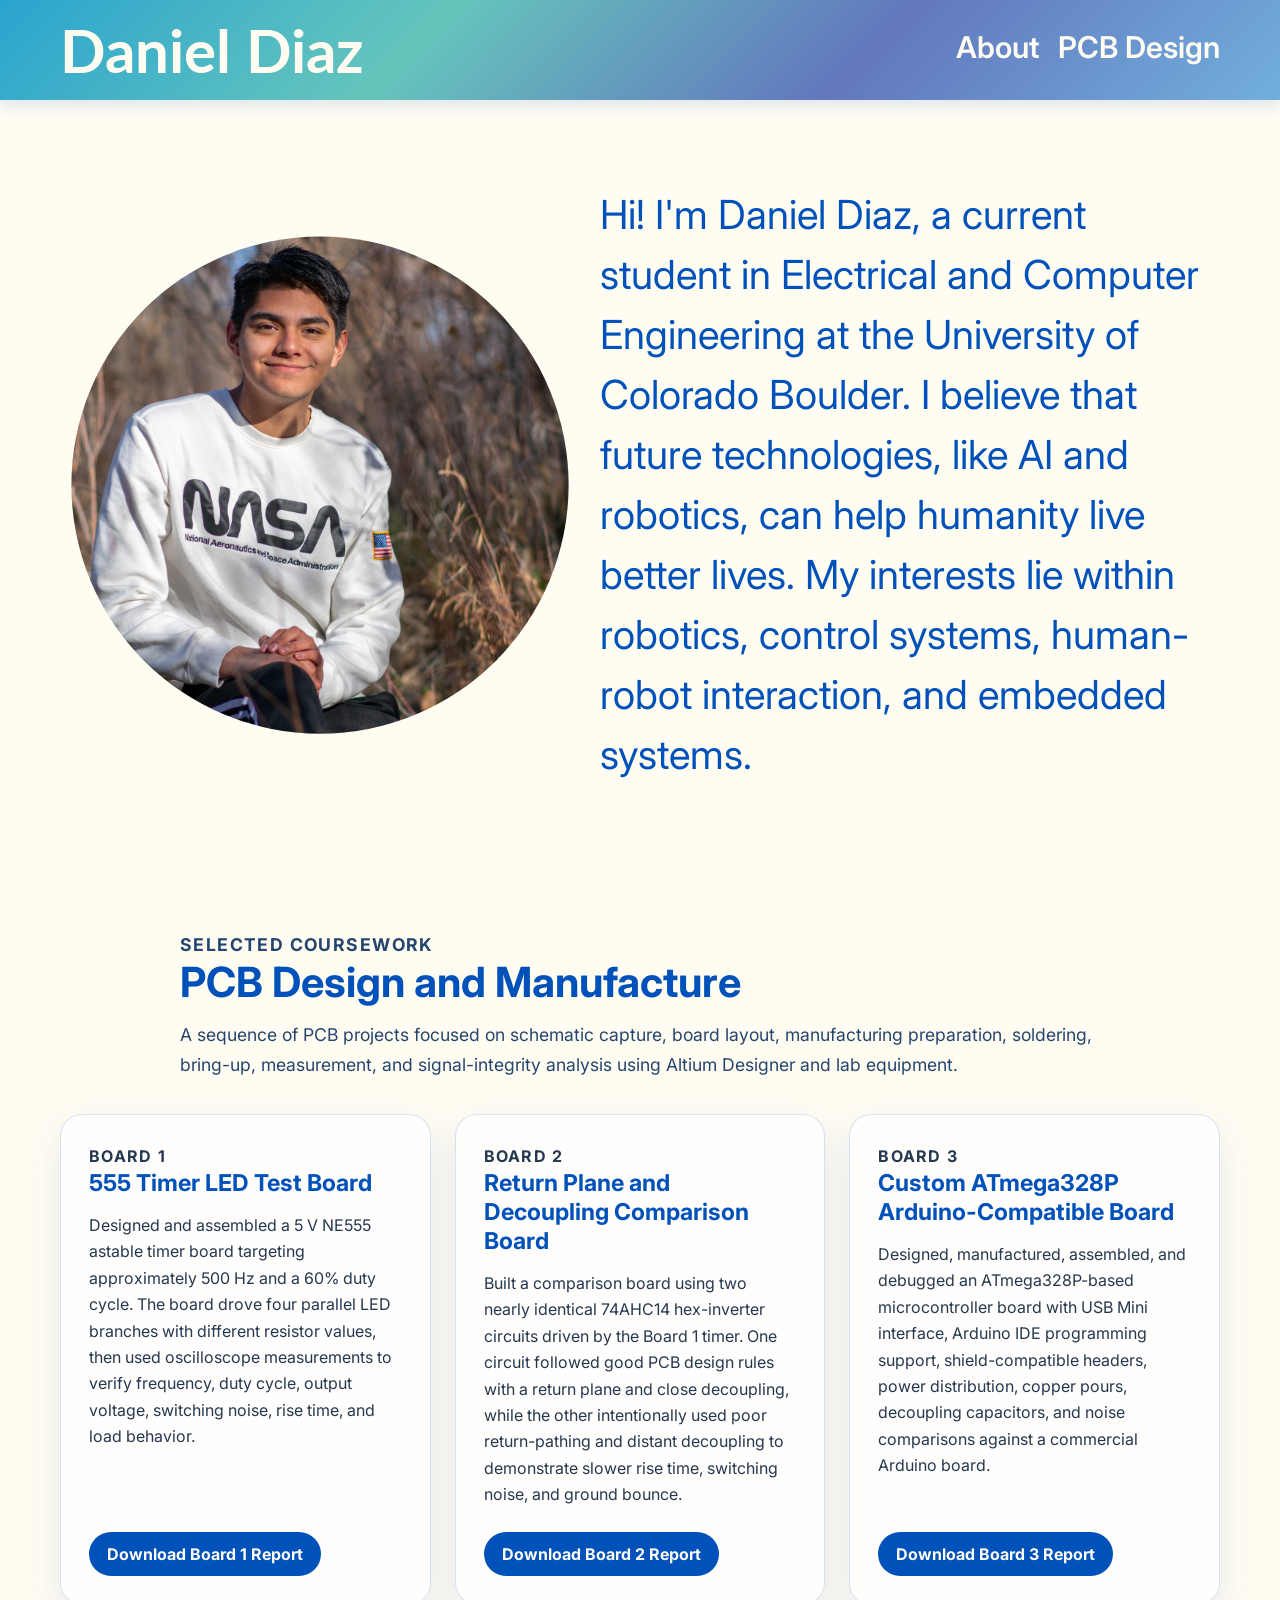
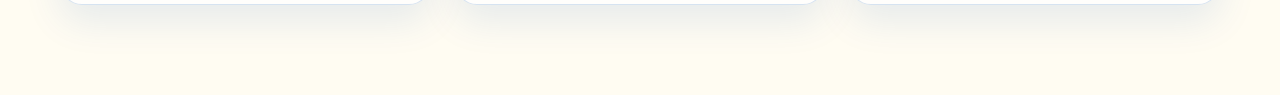
<file: index.html>
<!DOCTYPE html>
<html>
    <head>
        <meta charset="UTF-8">
        <meta name="viewport" content="width=device-width, initial-scale=1.0">
        <title>About Me</title>

        <link rel="stylesheet" href="styles.css">

        <link rel="preconnect" href="https://fonts.googleapis.com">
        <link rel="preconnect" href="https://fonts.gstatic.com" crossorigin>
        <link href="https://fonts.googleapis.com/css2?family=Lato:wght@100;200;300;400;700;900&family=Open+Sans:wght@400;600;700&display=swap" rel="stylesheet">
        <link href="https://fonts.googleapis.com/css2?family=Inter:wght@100;200;300;400;500;600;700&display=swap" rel="stylesheet">
        <link href="https://fonts.googleapis.com/css2?family=Roboto:wght@300;400;500;600;700&display=swap" rel="stylesheet">
    </head>
    <body>
        <header class="main-header"> 
            <h1> Daniel Diaz </h1>
            <nav class="site-nav" aria-label="Main navigation">
                <a href="#about">About</a>
                <a href="#pcb-design">PCB Design</a>
            </nav>
        </header>
         <main>
            <section id="about" class="about-me">
                <div class="headshot-image">
                    <img class="headshot" src="images/header-photo.jpg" alt="Headshot photo of Daniel Diaz">
                </div>
                <div class="about-me-text">
                    <p class="greeting-content">
                        Hi! I'm Daniel Diaz, a current student in Electrical and Computer Engineering at the University of Colorado Boulder.
                        I believe that future technologies, like AI and robotics, can help humanity live better lives. My interests lie within
                        robotics, control systems, human-robot interaction, and embedded systems.
                    </p>
                </div>
            </section>

            <section id="pcb-design" class="portfolio-section">
                <div class="section-heading">
                    <p class="eyebrow">Selected Coursework</p>
                    <h2>PCB Design and Manufacture</h2>
                    <p>
                        A sequence of PCB projects focused on schematic capture, board layout, manufacturing preparation,
                        soldering, bring-up, measurement, and signal-integrity analysis using Altium Designer and lab equipment.
                    </p>
                </div>

                <div class="project-grid">
                    <article class="project-card">
                        <div>
                            <p class="project-label">Board 1</p>
                            <h3>555 Timer LED Test Board</h3>
                            <p>
                                Designed and assembled a 5 V NE555 astable timer board targeting approximately 500 Hz and a 60% duty cycle.
                                The board drove four parallel LED branches with different resistor values, then used oscilloscope measurements
                                to verify frequency, duty cycle, output voltage, switching noise, rise time, and load behavior.
                            </p>
                        </div>
                        <a class="download-link" href="documents/Board-1-Report.pdf" download>Download Board 1 Report</a>
                    </article>

                    <article class="project-card">
                        <div>
                            <p class="project-label">Board 2</p>
                            <h3>Return Plane and Decoupling Comparison Board</h3>
                            <p>
                                Built a comparison board using two nearly identical 74AHC14 hex-inverter circuits driven by the Board 1 timer.
                                One circuit followed good PCB design rules with a return plane and close decoupling, while the other intentionally
                                used poor return-pathing and distant decoupling to demonstrate slower rise time, switching noise, and ground bounce.
                            </p>
                        </div>
                        <a class="download-link" href="documents/Board-2-Report.docx" download>Download Board 2 Report</a>
                    </article>

                    <article class="project-card">
                        <div>
                            <p class="project-label">Board 3</p>
                            <h3>Custom ATmega328P Arduino-Compatible Board</h3>
                            <p>
                                Designed, manufactured, assembled, and debugged an ATmega328P-based microcontroller board with USB Mini interface,
                                Arduino IDE programming support, shield-compatible headers, power distribution, copper pours, decoupling capacitors,
                                and noise comparisons against a commercial Arduino board.
                            </p>
                        </div>
                        <a class="download-link" href="documents/Board-3-Report.docx" download>Download Board 3 Report</a>
                    </article>
                </div>
            </section>
        </main>
    </body>
</html>
</file>
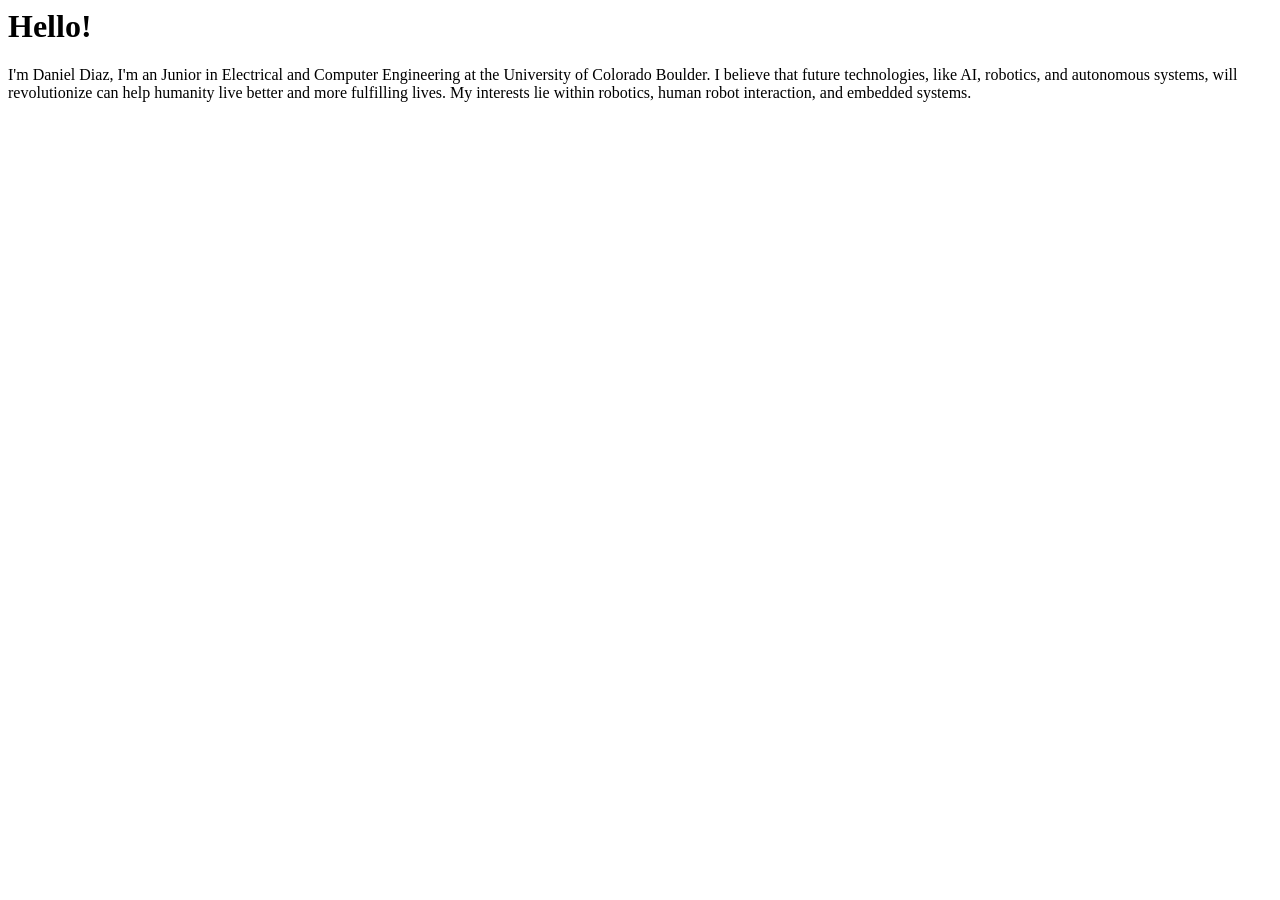
<file: home.html>
<html>
<head>
    <title>Daniel Diaz</title>
    <body>
        <h1>Hello!</h1>
        <p>I'm Daniel Diaz, 
            I'm an Junior in Electrical and Computer Engineering at the University of Colorado Boulder.
            I believe that future technologies, like AI, robotics, and autonomous systems, will revolutionize
            can help humanity live better and more fulfilling lives. My interests lie within robotics, human
            robot interaction, and embedded systems.
        </p>
    </body>
</html>
</file>
<file: styles.css>
body {
    background-color: #fffcf2;
    margin: 0;
    padding: 0; 
}

html {
    scroll-behavior: smooth;
}

.main-header {
    color: #fffcf2;
    background-image: linear-gradient(135deg, #2aa4cf, #65c5bc, #6377be, #71afdc);
    font-family: "Lato", sans-serif;
    font-weight: 100;
    display: flex;
    align-items: center;      /* vertical centering */
    justify-content: space-between;
    gap: 24px;
    padding: 0 60px;          /* not too close to left/right */
    max-height: 100px;  
    font-size: 30px; 
    position: sticky;
    top: 0;
    z-index: 999;
    box-shadow: 0 4px 16px rgba(0, 81, 186, 0.15);
}

.site-nav {
    display: flex;
    gap: 18px;
    flex-wrap: wrap;
}

.site-nav a {
    color: #fffcf2;
    font-family: "Inter", sans-serif;
    font-size: 30px;
    font-weight: 600;
    text-decoration: none;
    border-bottom: 2px solid transparent;
    padding-bottom: 4px;
}

.site-nav a:hover {
    border-bottom-color: #fffcf2;
}

.about-me {
    display: flex;
    justify-content: space-between;
    align-items: center;
    gap: 20px;
    padding: 10px 60px 0 60px;
    flex-wrap: wrap;
}

.about-me-text {
    flex: 1 1 400px;
}
 
.headshot-image {
    flex: 1 1 300px;
    display: flex;
    justify-content: center;
}

.greeting-content {
    max-width: 800px;
    margin: 0;
    color: #0051ba;
    font-size: 2.5rem;
    line-height: 1.5;
    font-family: "Inter", sans-serif;
}

img.headshot {
    width: 100%;
    max-width: 500px;
    height: auto;
    clip-path: circle(39%);
    -webkit-clip-path: circle(39%);
}

.portfolio-section {
    padding: 70px 60px 90px;
    font-family: "Inter", sans-serif;
}

.section-heading {
    max-width: 920px;
    margin: 0 auto 34px;
}

.eyebrow,
.project-label {
    color: #6377be;
    font-size: 0.85rem;
    font-weight: 700;
    letter-spacing: 0.08em;
    margin: 0 0 8px;
    text-transform: uppercase;
}

.section-heading h2 {
    color: #0051ba;
    font-size: 2.6rem;
    line-height: 1.1;
    margin: 0 0 14px;
}

.section-heading p {
    color: #25456e;
    font-size: 1.1rem;
    line-height: 1.7;
    margin: 0;
}

.project-grid {
    display: grid;
    grid-template-columns: repeat(3, minmax(0, 1fr));
    gap: 24px;
    max-width: 1200px;
    margin: 0 auto;
}

.project-card {
    background: rgba(255, 255, 255, 0.72);
    border: 1px solid rgba(0, 81, 186, 0.16);
    border-radius: 22px;
    box-shadow: 0 16px 38px rgba(0, 81, 186, 0.10);
    display: flex;
    flex-direction: column;
    justify-content: space-between;
    min-height: 360px;
    padding: 28px;
}

.project-card h3 {
    color: #0051ba;
    font-size: 1.45rem;
    line-height: 1.25;
    margin: 0 0 14px;
}

.project-card p {
    color: #24384f;
    font-size: 1rem;
    line-height: 1.65;
    margin: 0;
}

.download-link {
    align-self: flex-start;
    background: #0051ba;
    border-radius: 999px;
    color: #fffcf2;
    font-weight: 700;
    margin-top: 24px;
    padding: 12px 18px;
    text-decoration: none;
    transition: transform 0.15s ease, box-shadow 0.15s ease;
}

.download-link:hover {
    box-shadow: 0 10px 20px rgba(0, 81, 186, 0.22);
    transform: translateY(-2px);
}

@media (max-width: 768px) {
    .main-header {
        font-size: 14px;
        padding: 0 10px;
        min-height: 40px;
    }

    .site-nav {
        gap: 12px;
    }

    .about-me {
        flex-direction: column;
        padding: 30px 20px;
        gap: 24px;
    }

    .greeting-content {
        font-size: 1.3rem;
        text-align: left;
    }

    img.headshot {
        max-width: 250px;
    }

        .portfolio-section {
        padding: 44px 20px 64px;
    }

    .section-heading h2 {
        font-size: 2rem;
    }
}
</file>
